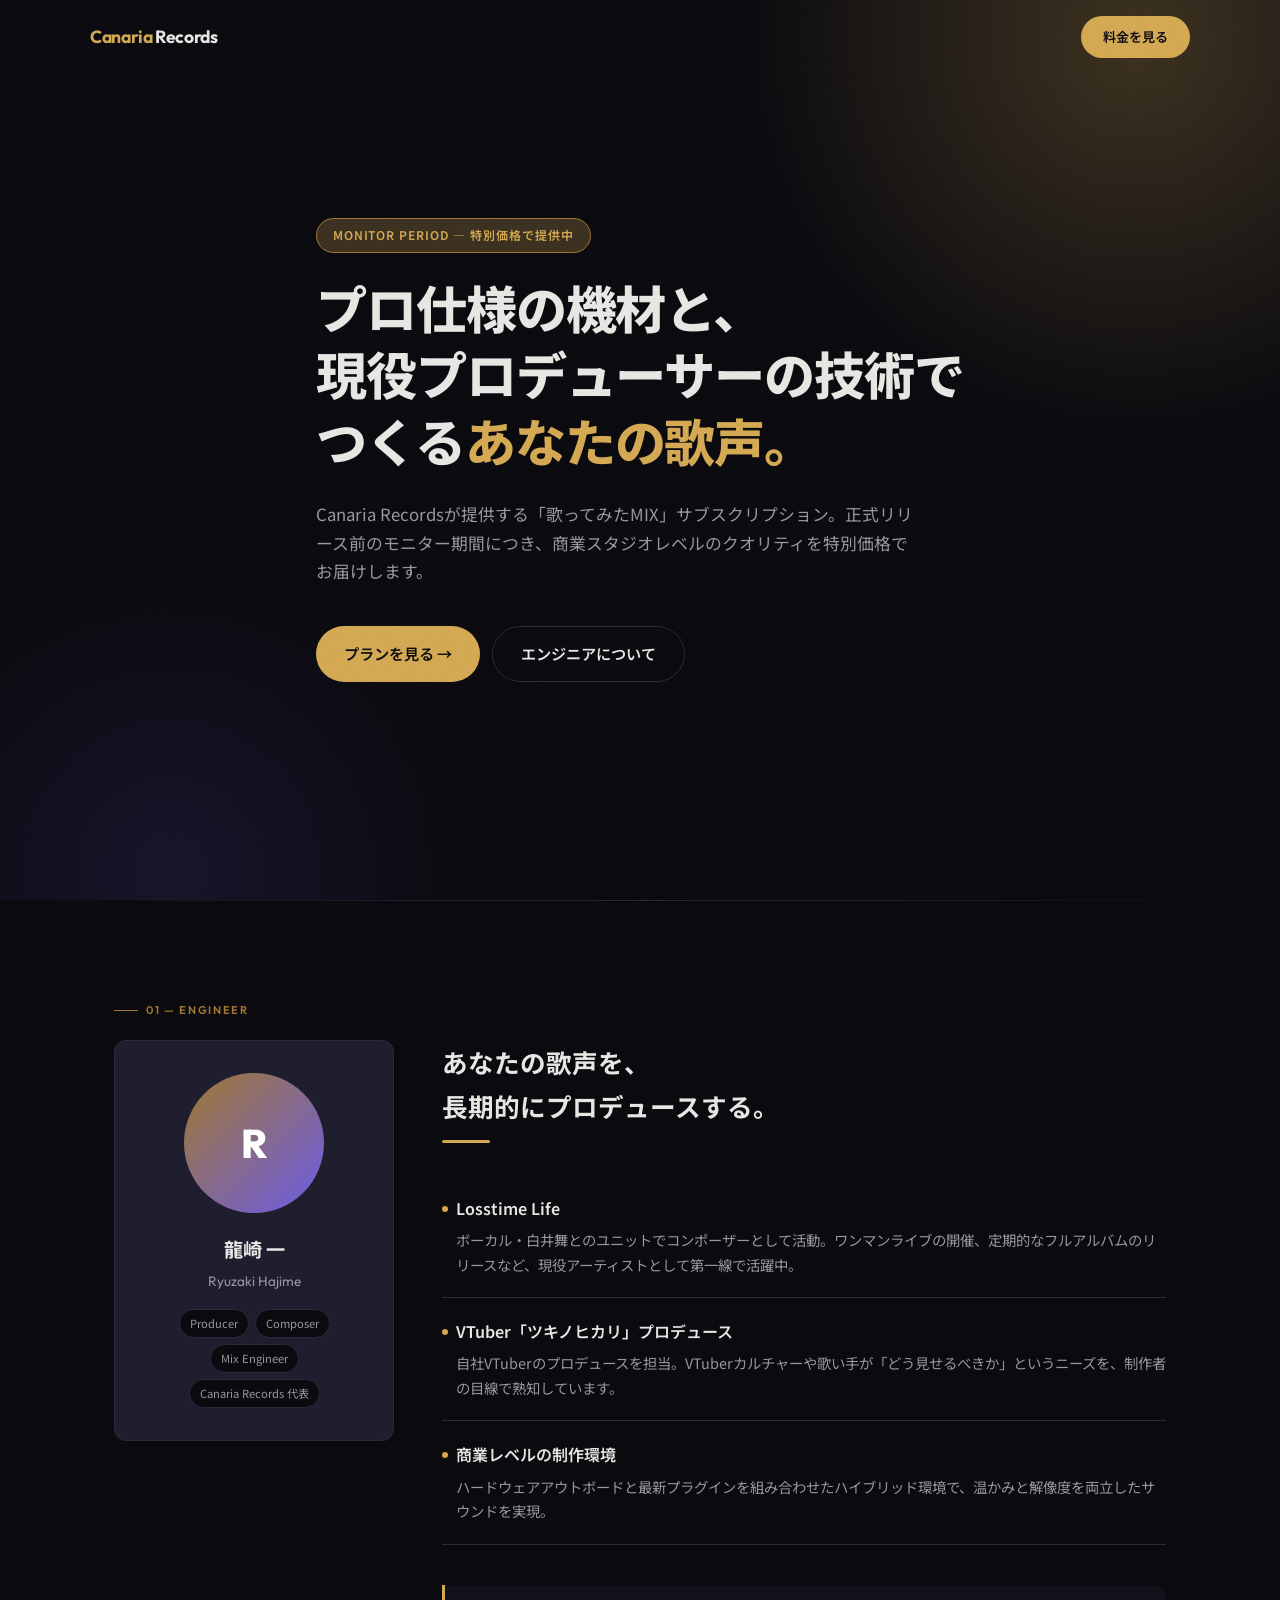
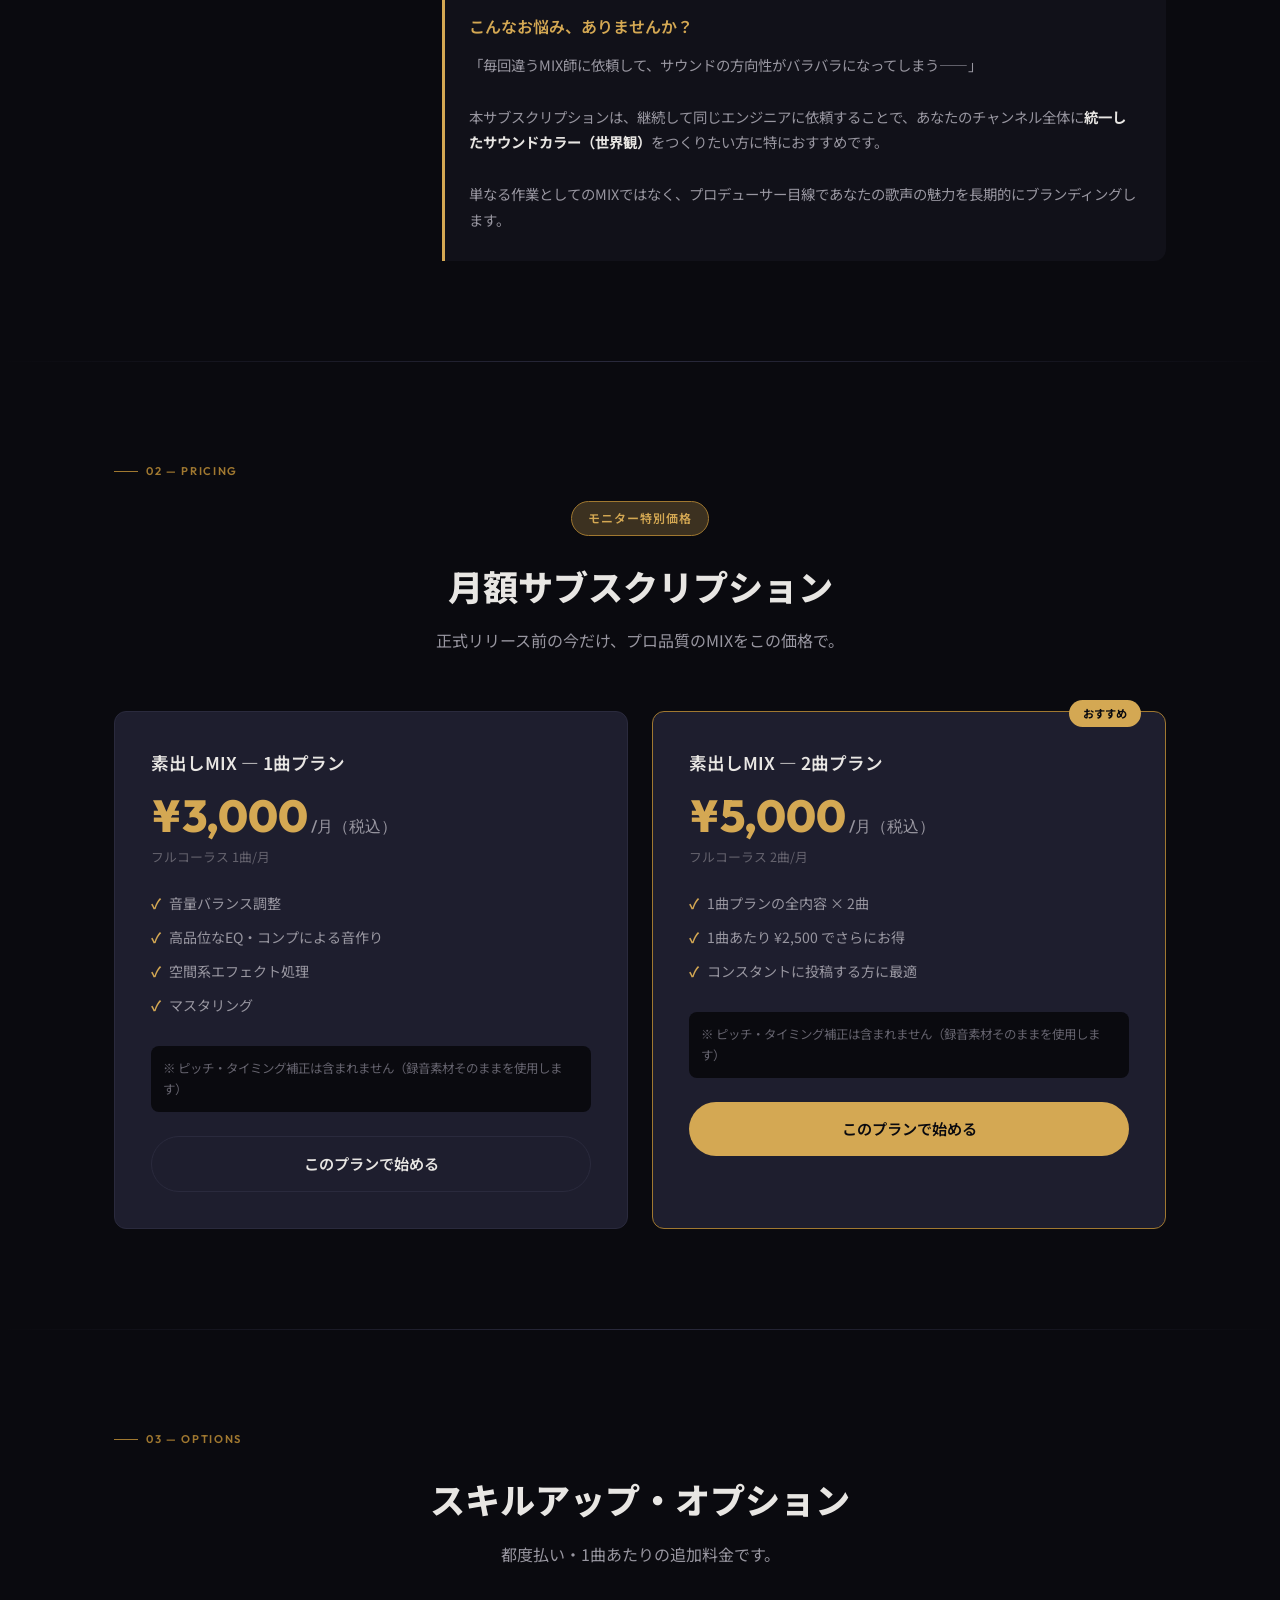
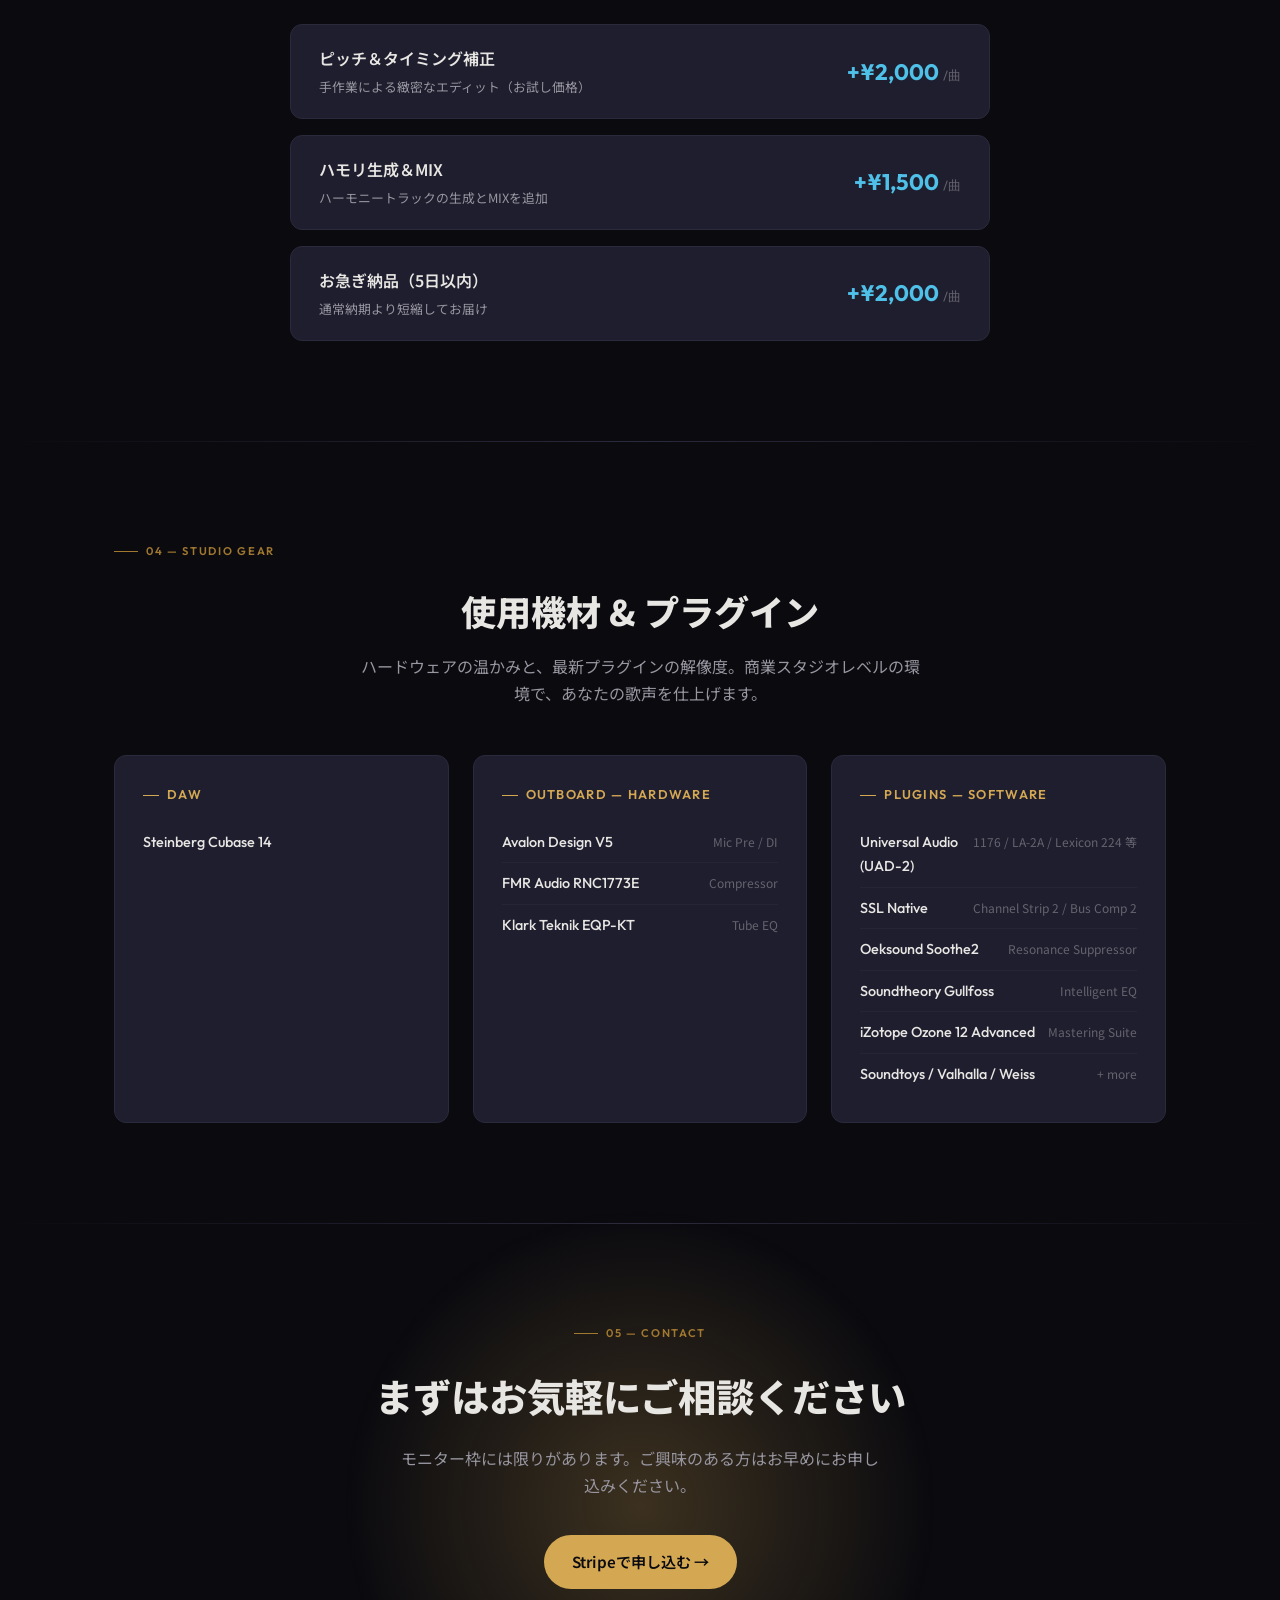
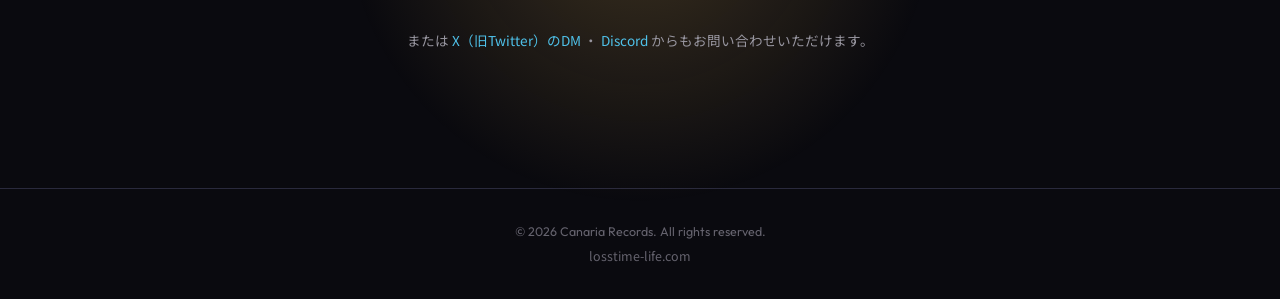
<file: index.html.html>
<!DOCTYPE html>
<html lang="ja">
<head>
<meta charset="UTF-8">
<meta name="viewport" content="width=device-width, initial-scale=1.0">
<title>歌ってみたMIXサブスク | Canaria Records</title>
<link rel="preconnect" href="https://fonts.googleapis.com">
<link href="https://fonts.googleapis.com/css2?family=Outfit:wght@300;400;500;600;700;800&family=Noto+Sans+JP:wght@300;400;500;600;700&family=JetBrains+Mono:wght@400;500&display=swap" rel="stylesheet">
<style>
*,*::before,*::after{margin:0;padding:0;box-sizing:border-box}
:root{
  --bg:#0a0a0f;--bg2:#111119;--bg3:#181824;
  --surface:#1e1e2e;--surface2:#252538;
  --gold:#d4a853;--gold-dim:#a07830;--gold-glow:#d4a85340;
  --text:#e8e6e3;--text2:#9896a0;--text3:#65636e;
  --accent:#4fc1e9;--accent2:#6c5ce7;
  --red:#e74c5f;
  --border:#2a2a3d;
  --radius:12px;
}
html{scroll-behavior:smooth;font-size:16px}
body{font-family:'Noto Sans JP','Outfit',sans-serif;background:var(--bg);color:var(--text);line-height:1.7;overflow-x:hidden}
.eng{font-family:'Outfit','Noto Sans JP',sans-serif}
.mono{font-family:'JetBrains Mono',monospace}

/* ─── GRAIN OVERLAY ─── */
body::after{content:'';position:fixed;inset:0;pointer-events:none;z-index:9999;
  background-image:url("data:image/svg+xml,%3Csvg viewBox='0 0 256 256' xmlns='http://www.w3.org/2000/svg'%3E%3Cfilter id='n'%3E%3CfeTurbulence type='fractalNoise' baseFrequency='0.9' numOctaves='4' stitchTiles='stitch'/%3E%3C/filter%3E%3Crect width='100%25' height='100%25' filter='url(%23n)'/%3E%3C/svg%3E");
  opacity:.03;mix-blend-mode:overlay}

/* ─── UTILITY ─── */
.container{max-width:1100px;margin:0 auto;padding:0 24px}
.section{padding:100px 0}
@media(max-width:768px){.section{padding:64px 0}}
.badge{display:inline-block;padding:6px 16px;border-radius:100px;font-size:.75rem;font-weight:600;letter-spacing:.08em;text-transform:uppercase}
.badge-gold{background:var(--gold-glow);color:var(--gold);border:1px solid var(--gold-dim)}
.badge-accent{background:#4fc1e918;color:var(--accent);border:1px solid #4fc1e930}

/* ─── HERO ─── */
.hero{min-height:100vh;display:flex;align-items:center;position:relative;overflow:hidden}
.hero::before{content:'';position:absolute;top:-40%;right:-20%;width:800px;height:800px;
  background:radial-gradient(circle,var(--gold-glow) 0%,transparent 70%);pointer-events:none;animation:pulse 6s ease-in-out infinite alternate}
.hero::after{content:'';position:absolute;bottom:-30%;left:-10%;width:600px;height:600px;
  background:radial-gradient(circle,#6c5ce720 0%,transparent 70%);pointer-events:none}
@keyframes pulse{0%{opacity:.5;transform:scale(1)}100%{opacity:.8;transform:scale(1.1)}}
.hero-inner{position:relative;z-index:1;max-width:800px}
.hero .badge{margin-bottom:24px;animation:fadeUp .8s ease both}
.hero h1{font-family:'Outfit','Noto Sans JP',sans-serif;font-size:clamp(1.8rem,5vw,3.2rem);font-weight:800;line-height:1.3;letter-spacing:-.02em;margin-bottom:24px;animation:fadeUp .8s .15s ease both}
.hero h1 .gold{color:var(--gold)}
.hero p{font-size:1.05rem;color:var(--text2);max-width:600px;margin-bottom:40px;animation:fadeUp .8s .3s ease both}
.hero-cta{display:flex;gap:12px;flex-wrap:wrap;animation:fadeUp .8s .45s ease both}
.btn{display:inline-flex;align-items:center;gap:8px;padding:14px 28px;border-radius:100px;font-size:.95rem;font-weight:600;text-decoration:none;border:none;cursor:pointer;transition:all .25s}
.btn-gold{background:var(--gold);color:#0a0a0f}.btn-gold:hover{background:#e2b866;transform:translateY(-2px);box-shadow:0 8px 30px var(--gold-glow)}
.btn-outline{background:transparent;color:var(--text);border:1px solid var(--border)}.btn-outline:hover{border-color:var(--text2);background:#ffffff08}

@keyframes fadeUp{from{opacity:0;transform:translateY(24px)}to{opacity:1;transform:translateY(0)}}

/* ─── PROFILE ─── */
.profile-grid{display:grid;grid-template-columns:280px 1fr;gap:48px;align-items:start}
@media(max-width:768px){.profile-grid{grid-template-columns:1fr;gap:32px}}
.profile-card{background:var(--surface);border:1px solid var(--border);border-radius:var(--radius);padding:32px;text-align:center;position:sticky;top:32px}
.profile-avatar{width:140px;height:140px;border-radius:50%;margin:0 auto 20px;background:linear-gradient(135deg,var(--gold-dim),var(--accent2));display:flex;align-items:center;justify-content:center;font-size:2.5rem;font-weight:800;color:#fff;font-family:'Outfit',sans-serif}
.profile-card h3{font-size:1.2rem;font-weight:700;margin-bottom:4px}
.profile-card .eng{color:var(--text2);font-size:.85rem;margin-bottom:16px;display:block}
.profile-tags{display:flex;flex-wrap:wrap;gap:6px;justify-content:center}
.profile-tags span{font-size:.7rem;padding:4px 10px;border-radius:100px;background:var(--bg);border:1px solid var(--border);color:var(--text2)}
.profile-body h2{font-size:1.6rem;font-weight:700;margin-bottom:32px;position:relative;padding-bottom:16px}
.profile-body h2::after{content:'';position:absolute;bottom:0;left:0;width:48px;height:3px;background:var(--gold);border-radius:2px}
.achievement{padding:20px 0;border-bottom:1px solid var(--border)}
.achievement:last-of-type{border-bottom:none}
.achievement h4{font-size:1rem;font-weight:600;margin-bottom:6px;display:flex;align-items:center;gap:8px}
.achievement h4 .dot{width:6px;height:6px;border-radius:50%;background:var(--gold);flex-shrink:0}
.achievement p{font-size:.9rem;color:var(--text2);padding-left:14px}
.message-box{margin-top:40px;background:var(--bg2);border-left:3px solid var(--gold);border-radius:0 var(--radius) var(--radius) 0;padding:28px 28px 28px 24px}
.message-box h4{font-size:1rem;font-weight:600;color:var(--gold);margin-bottom:12px}
.message-box p{font-size:.9rem;color:var(--text2);line-height:1.8}

/* ─── PRICING ─── */
.pricing-header{text-align:center;margin-bottom:56px}
.pricing-header h2{font-size:clamp(1.5rem,4vw,2.2rem);font-weight:800;margin-bottom:12px}
.pricing-header p{color:var(--text2);max-width:500px;margin:0 auto}
.pricing-grid{display:grid;grid-template-columns:repeat(auto-fit,minmax(300px,1fr));gap:24px}
.price-card{background:var(--surface);border:1px solid var(--border);border-radius:var(--radius);padding:36px;position:relative;transition:all .3s}
.price-card:hover{border-color:var(--gold-dim);transform:translateY(-4px);box-shadow:0 12px 40px #00000040}
.price-card.featured{border-color:var(--gold-dim)}
.price-card.featured::before{content:'おすすめ';position:absolute;top:-12px;right:24px;background:var(--gold);color:#0a0a0f;font-size:.7rem;font-weight:700;padding:4px 14px;border-radius:100px}
.price-card h3{font-size:1.1rem;font-weight:600;margin-bottom:16px}
.price-amount{font-family:'Outfit',sans-serif;font-size:2.8rem;font-weight:800;color:var(--gold);line-height:1}
.price-amount span{font-size:1rem;font-weight:500;color:var(--text2)}
.price-sub{font-size:.8rem;color:var(--text3);margin:8px 0 24px}
.price-features{list-style:none;display:flex;flex-direction:column;gap:10px;margin-bottom:28px}
.price-features li{font-size:.88rem;color:var(--text2);display:flex;align-items:flex-start;gap:8px}
.price-features li::before{content:'✓';color:var(--gold);font-weight:700;flex-shrink:0}
.price-note{font-size:.78rem;color:var(--text3);padding:12px;background:var(--bg);border-radius:8px;margin-bottom:24px}

/* ─── OPTIONS ─── */
.options-list{display:grid;gap:16px;max-width:700px;margin:0 auto}
.option-row{display:flex;justify-content:space-between;align-items:center;background:var(--surface);border:1px solid var(--border);border-radius:var(--radius);padding:20px 28px;transition:border-color .2s}
.option-row:hover{border-color:var(--gold-dim)}
.option-info h4{font-size:1rem;font-weight:600;margin-bottom:4px}
.option-info p{font-size:.8rem;color:var(--text2)}
.option-price{font-family:'Outfit',sans-serif;font-size:1.4rem;font-weight:700;color:var(--accent);white-space:nowrap}
.option-price span{font-size:.8rem;font-weight:400;color:var(--text3)}

/* ─── GEAR ─── */
.gear-intro{text-align:center;margin-bottom:48px}
.gear-intro h2{font-size:clamp(1.5rem,4vw,2.2rem);font-weight:800;margin-bottom:12px}
.gear-intro p{color:var(--text2);max-width:560px;margin:0 auto}
.gear-grid{display:grid;grid-template-columns:repeat(auto-fit,minmax(320px,1fr));gap:24px}
.gear-card{background:var(--surface);border:1px solid var(--border);border-radius:var(--radius);padding:28px}
.gear-card h4{font-family:'Outfit',sans-serif;font-size:.8rem;font-weight:600;color:var(--gold);letter-spacing:.1em;text-transform:uppercase;margin-bottom:16px;display:flex;align-items:center;gap:8px}
.gear-card h4::before{content:'';display:block;width:16px;height:1px;background:var(--gold)}
.gear-item{padding:8px 0;display:flex;justify-content:space-between;align-items:baseline;gap:12px}
.gear-item:not(:last-child){border-bottom:1px solid #ffffff08}
.gear-name{font-family:'Outfit','Noto Sans JP',sans-serif;font-size:.9rem;font-weight:500}
.gear-desc{font-size:.75rem;color:var(--text3);text-align:right;flex-shrink:0}

/* ─── CTA ─── */
.cta-section{text-align:center;position:relative}
.cta-section::before{content:'';position:absolute;top:50%;left:50%;transform:translate(-50%,-50%);width:600px;height:600px;
  background:radial-gradient(circle,var(--gold-glow) 0%,transparent 70%);pointer-events:none}
.cta-inner{position:relative;z-index:1}
.cta-section h2{font-size:clamp(1.5rem,4vw,2.4rem);font-weight:800;margin-bottom:16px}
.cta-section p{color:var(--text2);max-width:480px;margin:0 auto 36px}
.cta-buttons{display:flex;gap:16px;justify-content:center;flex-wrap:wrap;margin-bottom:40px}
.contact-alt{font-size:.85rem;color:var(--text3)}
.contact-alt a{color:var(--accent);text-decoration:none}
.contact-alt a:hover{text-decoration:underline}

/* ─── FOOTER ─── */
footer{border-top:1px solid var(--border);padding:32px 0;text-align:center}
footer p{font-size:.78rem;color:var(--text3)}

/* ─── DIVIDER ─── */
.divider{width:100%;height:1px;background:linear-gradient(90deg,transparent,var(--border),transparent)}

/* ─── NAV ─── */
.nav{position:fixed;top:0;left:0;right:0;z-index:100;padding:16px 24px;transition:background .3s,backdrop-filter .3s}
.nav.scrolled{background:#0a0a0fdd;backdrop-filter:blur(16px);border-bottom:1px solid var(--border)}
.nav-inner{max-width:1100px;margin:0 auto;display:flex;justify-content:space-between;align-items:center}
.nav-logo{font-family:'Outfit',sans-serif;font-weight:700;font-size:1.1rem;color:var(--text);text-decoration:none;letter-spacing:-.02em}
.nav-logo span{color:var(--gold)}
.nav a.btn{padding:10px 20px;font-size:.85rem}

/* ─── SECTION LABEL ─── */
.section-num{font-family:'Outfit',sans-serif;font-size:.7rem;font-weight:600;color:var(--gold-dim);letter-spacing:.15em;text-transform:uppercase;margin-bottom:20px;display:flex;align-items:center;gap:8px}
.section-num::before{content:'';display:block;width:24px;height:1px;background:var(--gold-dim)}
</style>
</head>
<body>

<!-- NAV -->
<nav class="nav" id="nav">
  <div class="nav-inner">
    <a href="#" class="nav-logo"><span>Canaria</span> Records</a>
    <a href="#pricing" class="btn btn-gold" style="font-size:.82rem;padding:10px 22px">料金を見る</a>
  </div>
</nav>

<!-- HERO -->
<section class="hero">
  <div class="container">
    <div class="hero-inner">
      <span class="badge badge-gold">Monitor Period — 特別価格で提供中</span>
      <h1>プロ仕様の機材と、<br>現役プロデューサーの技術で<br>つくる<span class="gold">あなたの歌声。</span></h1>
      <p>Canaria Recordsが提供する「歌ってみたMIX」サブスクリプション。正式リリース前のモニター期間につき、商業スタジオレベルのクオリティを特別価格でお届けします。</p>
      <div class="hero-cta">
        <a href="#pricing" class="btn btn-gold">プランを見る →</a>
        <a href="#profile" class="btn btn-outline">エンジニアについて</a>
      </div>
    </div>
  </div>
</section>

<div class="divider"></div>

<!-- PROFILE -->
<section class="section" id="profile">
  <div class="container">
    <div class="section-num">01 — Engineer</div>
    <div class="profile-grid">
      <div class="profile-card">
        <div class="profile-avatar">R</div>
        <h3>龍崎 一</h3>
        <span class="eng">Ryuzaki Hajime</span>
        <div class="profile-tags">
          <span>Producer</span>
          <span>Composer</span>
          <span>Mix Engineer</span>
          <span>Canaria Records 代表</span>
        </div>
      </div>

      <div class="profile-body">
        <h2>あなたの歌声を、<br>長期的にプロデュースする。</h2>

        <div class="achievement">
          <h4><span class="dot"></span>Losstime Life</h4>
          <p>ボーカル・白井舞とのユニットでコンポーザーとして活動。ワンマンライブの開催、定期的なフルアルバムのリリースなど、現役アーティストとして第一線で活躍中。</p>
        </div>
        <div class="achievement">
          <h4><span class="dot"></span>VTuber「ツキノヒカリ」プロデュース</h4>
          <p>自社VTuberのプロデュースを担当。VTuberカルチャーや歌い手が「どう見せるべきか」というニーズを、制作者の目線で熟知しています。</p>
        </div>
        <div class="achievement">
          <h4><span class="dot"></span>商業レベルの制作環境</h4>
          <p>ハードウェアアウトボードと最新プラグインを組み合わせたハイブリッド環境で、温かみと解像度を両立したサウンドを実現。</p>
        </div>

        <div class="message-box">
          <h4>こんなお悩み、ありませんか？</h4>
          <p>「毎回違うMIX師に依頼して、サウンドの方向性がバラバラになってしまう——」<br><br>
          本サブスクリプションは、継続して同じエンジニアに依頼することで、あなたのチャンネル全体に<strong style="color:var(--text)">統一したサウンドカラー（世界観）</strong>をつくりたい方に特におすすめです。<br><br>
          単なる作業としてのMIXではなく、プロデューサー目線であなたの歌声の魅力を長期的にブランディングします。</p>
        </div>
      </div>
    </div>
  </div>
</section>

<div class="divider"></div>

<!-- PRICING -->
<section class="section" id="pricing">
  <div class="container">
    <div class="section-num">02 — Pricing</div>
    <div class="pricing-header">
      <span class="badge badge-gold" style="margin-bottom:20px">モニター特別価格</span>
      <h2>月額サブスクリプション</h2>
      <p>正式リリース前の今だけ、プロ品質のMIXをこの価格で。</p>
    </div>

    <div class="pricing-grid">
      <div class="price-card">
        <h3>素出しMIX — 1曲プラン</h3>
        <div class="price-amount">¥3,000<span> /月（税込）</span></div>
        <p class="price-sub">フルコーラス 1曲/月</p>
        <ul class="price-features">
          <li>音量バランス調整</li>
          <li>高品位なEQ・コンプによる音作り</li>
          <li>空間系エフェクト処理</li>
          <li>マスタリング</li>
        </ul>
        <div class="price-note">※ ピッチ・タイミング補正は含まれません（録音素材そのままを使用します）</div>
        <a href="#contact" class="btn btn-outline" style="width:100%;justify-content:center">このプランで始める</a>
      </div>

      <div class="price-card featured">
        <h3>素出しMIX — 2曲プラン</h3>
        <div class="price-amount">¥5,000<span> /月（税込）</span></div>
        <p class="price-sub">フルコーラス 2曲/月</p>
        <ul class="price-features">
          <li>1曲プランの全内容 × 2曲</li>
          <li>1曲あたり ¥2,500 でさらにお得</li>
          <li>コンスタントに投稿する方に最適</li>
        </ul>
        <div class="price-note">※ ピッチ・タイミング補正は含まれません（録音素材そのままを使用します）</div>
        <a href="#contact" class="btn btn-gold" style="width:100%;justify-content:center">このプランで始める</a>
      </div>
    </div>
  </div>
</section>

<div class="divider"></div>

<!-- OPTIONS -->
<section class="section" id="options">
  <div class="container">
    <div class="section-num">03 — Options</div>
    <div class="pricing-header">
      <h2>スキルアップ・オプション</h2>
      <p>都度払い・1曲あたりの追加料金です。</p>
    </div>
    <div class="options-list">
      <div class="option-row">
        <div class="option-info">
          <h4>ピッチ＆タイミング補正</h4>
          <p>手作業による緻密なエディット（お試し価格）</p>
        </div>
        <div class="option-price">+¥2,000 <span>/曲</span></div>
      </div>
      <div class="option-row">
        <div class="option-info">
          <h4>ハモリ生成＆MIX</h4>
          <p>ハーモニートラックの生成とMIXを追加</p>
        </div>
        <div class="option-price">+¥1,500 <span>/曲</span></div>
      </div>
      <div class="option-row">
        <div class="option-info">
          <h4>お急ぎ納品（5日以内）</h4>
          <p>通常納期より短縮してお届け</p>
        </div>
        <div class="option-price">+¥2,000 <span>/曲</span></div>
      </div>
    </div>
  </div>
</section>

<div class="divider"></div>

<!-- GEAR -->
<section class="section" id="gear">
  <div class="container">
    <div class="section-num">04 — Studio Gear</div>
    <div class="gear-intro">
      <h2>使用機材 & プラグイン</h2>
      <p>ハードウェアの温かみと、最新プラグインの解像度。商業スタジオレベルの環境で、あなたの歌声を仕上げます。</p>
    </div>

    <div class="gear-grid">
      <div class="gear-card">
        <h4>DAW</h4>
        <div class="gear-item">
          <span class="gear-name">Steinberg Cubase 14</span>
        </div>
      </div>

      <div class="gear-card">
        <h4>Outboard — Hardware</h4>
        <div class="gear-item">
          <span class="gear-name">Avalon Design V5</span>
          <span class="gear-desc">Mic Pre / DI</span>
        </div>
        <div class="gear-item">
          <span class="gear-name">FMR Audio RNC1773E</span>
          <span class="gear-desc">Compressor</span>
        </div>
        <div class="gear-item">
          <span class="gear-name">Klark Teknik EQP-KT</span>
          <span class="gear-desc">Tube EQ</span>
        </div>
      </div>

      <div class="gear-card">
        <h4>Plugins — Software</h4>
        <div class="gear-item">
          <span class="gear-name">Universal Audio (UAD-2)</span>
          <span class="gear-desc">1176 / LA-2A / Lexicon 224 等</span>
        </div>
        <div class="gear-item">
          <span class="gear-name">SSL Native</span>
          <span class="gear-desc">Channel Strip 2 / Bus Comp 2</span>
        </div>
        <div class="gear-item">
          <span class="gear-name">Oeksound Soothe2</span>
          <span class="gear-desc">Resonance Suppressor</span>
        </div>
        <div class="gear-item">
          <span class="gear-name">Soundtheory Gullfoss</span>
          <span class="gear-desc">Intelligent EQ</span>
        </div>
        <div class="gear-item">
          <span class="gear-name">iZotope Ozone 12 Advanced</span>
          <span class="gear-desc">Mastering Suite</span>
        </div>
        <div class="gear-item">
          <span class="gear-name">Soundtoys / Valhalla / Weiss</span>
          <span class="gear-desc">+ more</span>
        </div>
      </div>
    </div>
  </div>
</section>

<div class="divider"></div>

<!-- CTA -->
<section class="section cta-section" id="contact">
  <div class="container">
    <div class="cta-inner">
      <div class="section-num" style="justify-content:center">05 — Contact</div>
      <h2>まずはお気軽にご相談ください</h2>
      <p>モニター枠には限りがあります。ご興味のある方はお早めにお申し込みください。</p>
      <div class="cta-buttons">
        <a href="#" class="btn btn-gold">Stripeで申し込む →</a>
      </div>
      <p class="contact-alt">
        または <a href="https://x.com/" target="_blank">X（旧Twitter）のDM</a> ・ <a href="https://discord.gg/" target="_blank">Discord</a> からもお問い合わせいただけます。
      </p>
    </div>
  </div>
</section>

<!-- FOOTER -->
<footer>
  <div class="container">
    <p class="eng" style="margin-bottom:4px">© 2026 Canaria Records. All rights reserved.</p>
    <p><a href="https://www.losstime-life.com/" style="color:var(--text3);text-decoration:none" target="_blank">losstime-life.com</a></p>
  </div>
</footer>

<script>
// Nav scroll effect
const nav=document.getElementById('nav');
window.addEventListener('scroll',()=>{nav.classList.toggle('scrolled',window.scrollY>60)});

// Intersection Observer for fade-in
const observer=new IntersectionObserver((entries)=>{
  entries.forEach(e=>{if(e.isIntersecting){e.target.style.opacity='1';e.target.style.transform='translateY(0)'}})
},{threshold:.15});
document.querySelectorAll('.section').forEach(s=>{s.style.opacity='0';s.style.transform='translateY(32px)';s.style.transition='opacity .7s ease, transform .7s ease';observer.observe(s)});
</script>
</body>
</html>
</file>
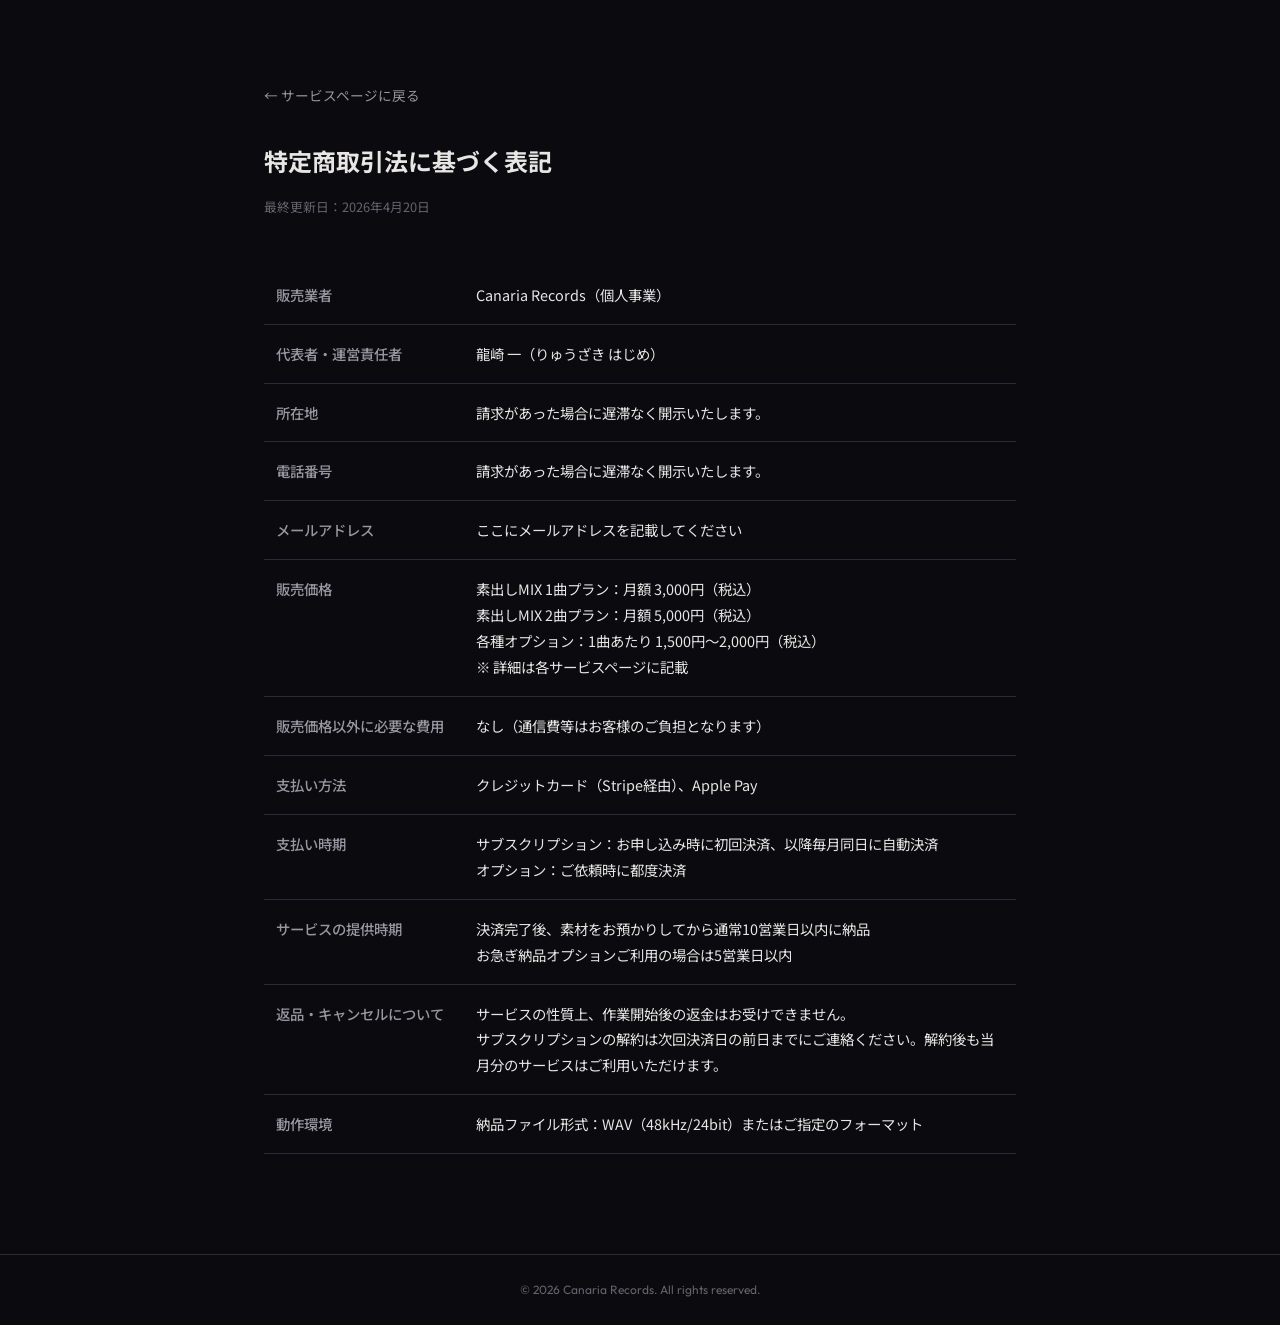
<file: tokushoho.html>
<!DOCTYPE html>
<html lang="ja">
<head>
<meta charset="UTF-8">
<meta name="viewport" content="width=device-width, initial-scale=1.0">
<title>特定商取引法に基づく表記 | Canaria Records</title>
<link rel="preconnect" href="https://fonts.googleapis.com">
<link href="https://fonts.googleapis.com/css2?family=Outfit:wght@300;400;500;600;700&family=Noto+Sans+JP:wght@300;400;500;600;700&display=swap" rel="stylesheet">
<style>
*,*::before,*::after{margin:0;padding:0;box-sizing:border-box}
:root{
  --bg:#0a0a0f;--bg2:#111119;
  --surface:#1e1e2e;
  --gold:#d4a853;--gold-dim:#a07830;
  --text:#e8e6e3;--text2:#9896a0;--text3:#65636e;
  --border:#2a2a3d;
  --radius:12px;
}
html{font-size:16px}
body{font-family:'Noto Sans JP','Outfit',sans-serif;background:var(--bg);color:var(--text);line-height:1.8}
.container{max-width:800px;margin:0 auto;padding:80px 24px 60px}
a{color:var(--gold);text-decoration:none}
a:hover{text-decoration:underline}
h1{font-size:1.5rem;font-weight:700;margin-bottom:12px}
.back{display:inline-block;margin-bottom:32px;font-size:.85rem;color:var(--text2)}
.back:hover{color:var(--text)}
.updated{font-size:.8rem;color:var(--text3);margin-bottom:48px}
table{width:100%;border-collapse:collapse;margin-bottom:40px}
tr{border-bottom:1px solid var(--border)}
th,td{padding:16px 12px;text-align:left;vertical-align:top;font-size:.9rem}
th{width:200px;color:var(--text2);font-weight:500;white-space:nowrap}
td{color:var(--text)}
@media(max-width:600px){
  th,td{display:block;padding:8px 0}
  th{padding-top:16px;width:100%}
  td{padding-bottom:16px}
}
footer{border-top:1px solid var(--border);padding:24px 0;text-align:center}
footer p{font-size:.75rem;color:var(--text3);font-family:'Outfit','Noto Sans JP',sans-serif}
</style>
</head>
<body>
<div class="container">
  <a href="index.html" class="back">← サービスページに戻る</a>
  <h1>特定商取引法に基づく表記</h1>
  <p class="updated">最終更新日：2026年4月20日</p>

  <table>
    <tr>
      <th>販売業者</th>
      <td>Canaria Records（個人事業）</td>
    </tr>
    <tr>
      <th>代表者・運営責任者</th>
      <td>龍崎 一（りゅうざき はじめ）</td>
    </tr>
    <tr>
      <th>所在地</th>
      <td>請求があった場合に遅滞なく開示いたします。</td>
    </tr>
    <tr>
      <th>電話番号</th>
      <td>請求があった場合に遅滞なく開示いたします。</td>
    </tr>
    <tr>
      <th>メールアドレス</th>
      <td>ここにメールアドレスを記載してください</td>
    </tr>
    <tr>
      <th>販売価格</th>
      <td>
        素出しMIX 1曲プラン：月額 3,000円（税込）<br>
        素出しMIX 2曲プラン：月額 5,000円（税込）<br>
        各種オプション：1曲あたり 1,500円〜2,000円（税込）<br>
        ※ 詳細は各サービスページに記載
      </td>
    </tr>
    <tr>
      <th>販売価格以外に必要な費用</th>
      <td>なし（通信費等はお客様のご負担となります）</td>
    </tr>
    <tr>
      <th>支払い方法</th>
      <td>クレジットカード（Stripe経由）、Apple Pay</td>
    </tr>
    <tr>
      <th>支払い時期</th>
      <td>サブスクリプション：お申し込み時に初回決済、以降毎月同日に自動決済<br>
      オプション：ご依頼時に都度決済</td>
    </tr>
    <tr>
      <th>サービスの提供時期</th>
      <td>決済完了後、素材をお預かりしてから通常10営業日以内に納品<br>
      お急ぎ納品オプションご利用の場合は5営業日以内</td>
    </tr>
    <tr>
      <th>返品・キャンセルについて</th>
      <td>サービスの性質上、作業開始後の返金はお受けできません。<br>
      サブスクリプションの解約は次回決済日の前日までにご連絡ください。解約後も当月分のサービスはご利用いただけます。</td>
    </tr>
    <tr>
      <th>動作環境</th>
      <td>納品ファイル形式：WAV（48kHz/24bit）またはご指定のフォーマット</td>
    </tr>
  </table>
</div>

<footer>
  <p>&copy; 2026 Canaria Records. All rights reserved.</p>
</footer>
</body>
</html>
</file>
